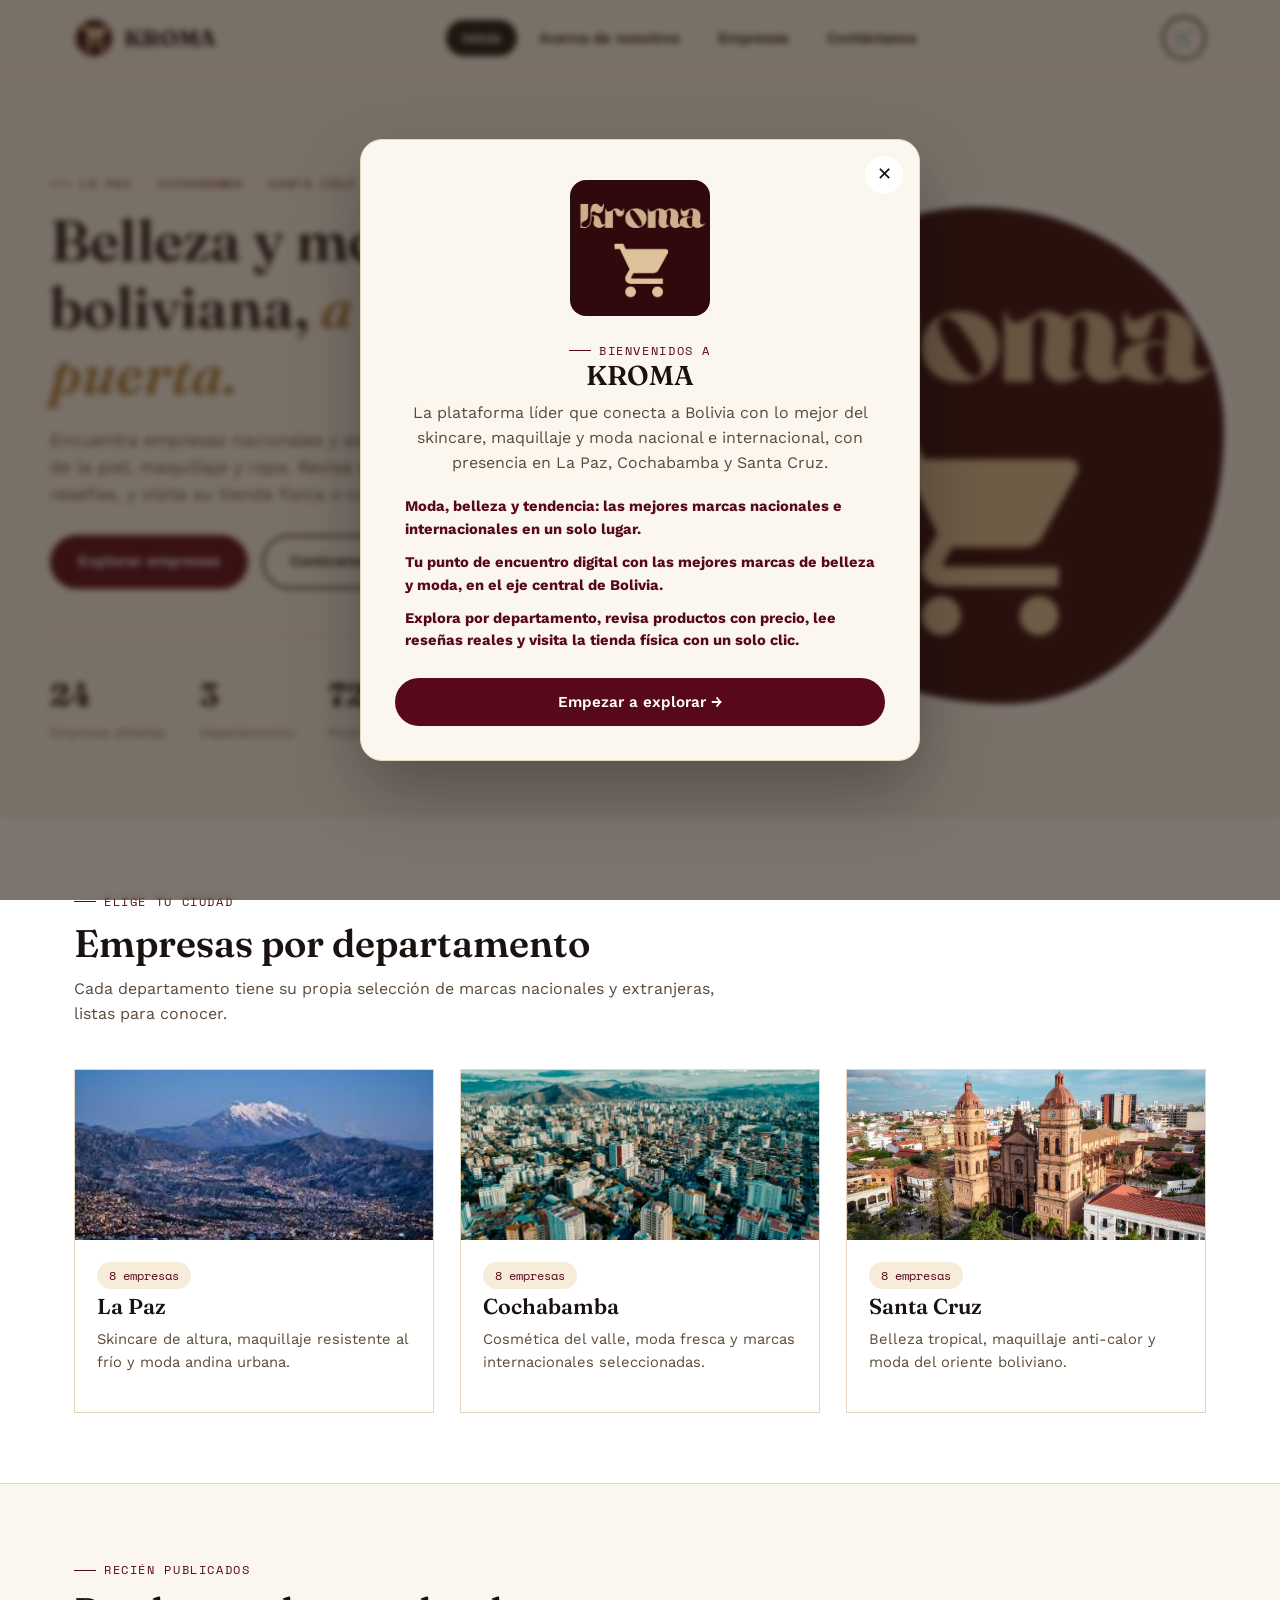
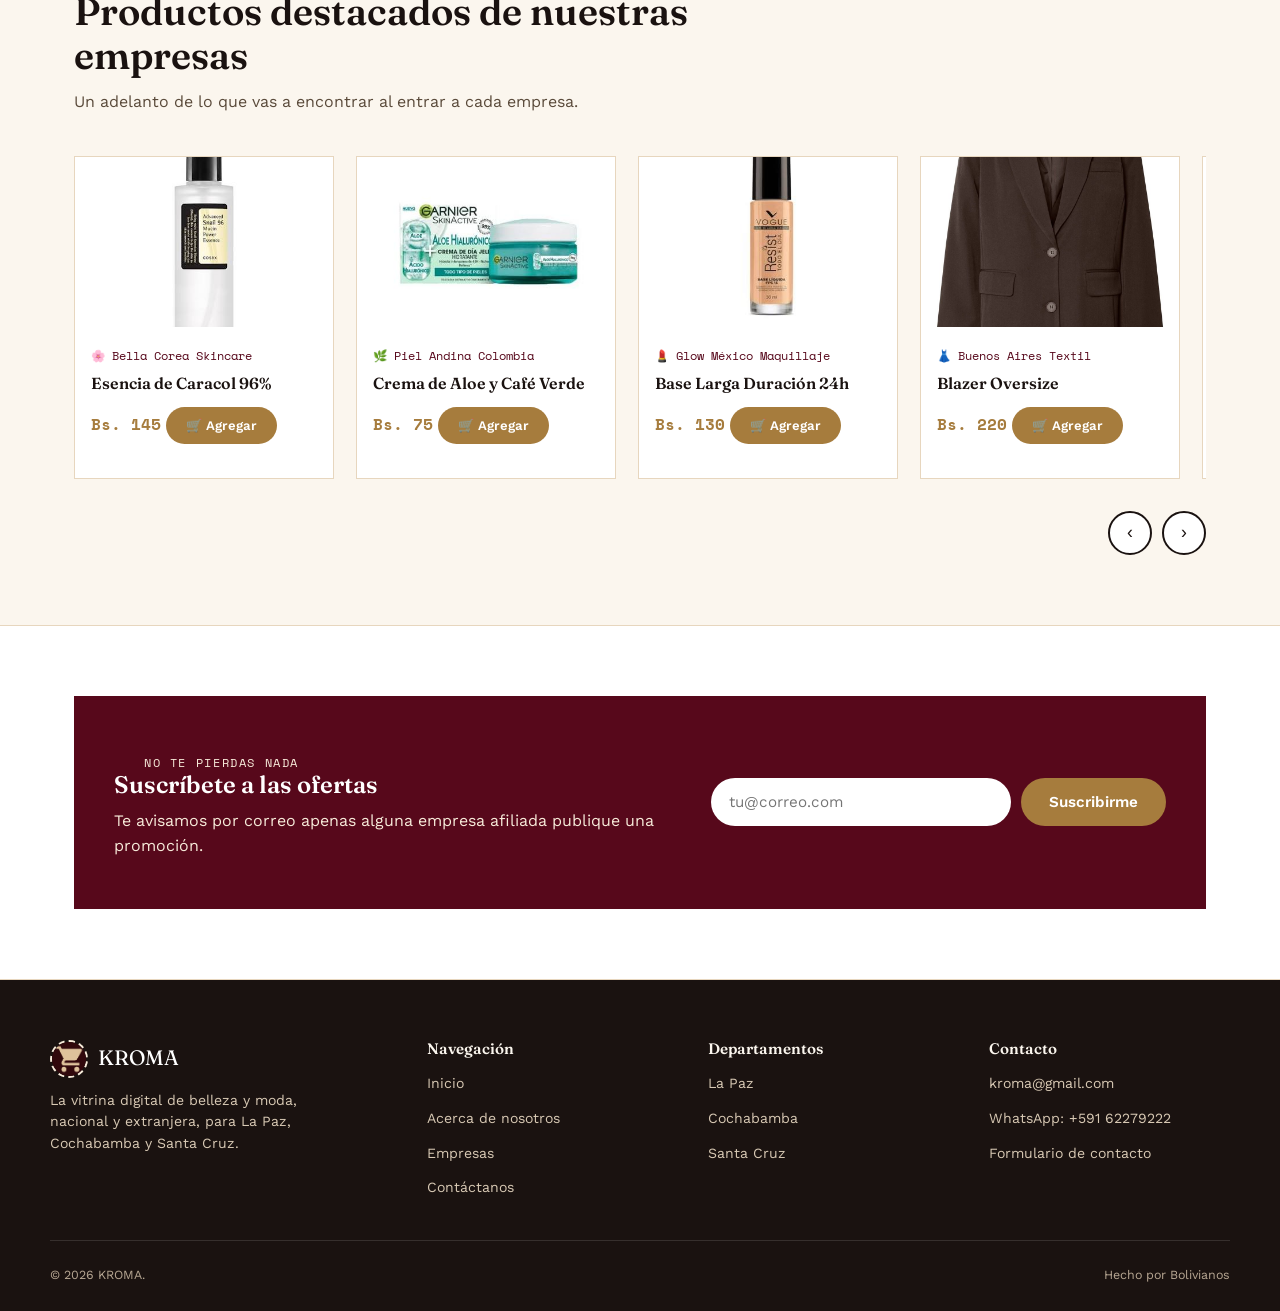
<file: index.html>
<!DOCTYPE html>
<html lang="es">
<head>
<meta charset="UTF-8">
<meta name="viewport" content="width=device-width, initial-scale=1.0">
<title>KROMA · Belleza y moda boliviana y del mundo</title>
<meta name="description" content="Descubre empresas de skincare, maquillaje y ropa, nacionales y extranjeras, en La Paz, Cochabamba y Santa Cruz.">
<link rel="preconnect" href="https://fonts.googleapis.com">
<link rel="stylesheet" href="css/style.css">
<link rel="manifest" href="manifest.json">
<meta name="theme-color" content="#57081B">
<link rel="apple-touch-icon" href="assets/icons/apple-touch-icon.png">
<link rel="icon" href="assets/icons/icon-192.png">
</head>
<body>

<!-- ============== BIENVENIDA ============== -->
<div class="modal-overlay" id="modal-bienvenida">
  <div class="modal-caja bienvenida-caja">
    <button class="modal-cerrar" data-cerrar-bienvenida aria-label="Cerrar bienvenida">✕</button>
    <div class="modal-panel">
      <img src="assets/img/logo-completo.jpg" alt="Logo KROMA" class="sello-grande-img" style="border-radius:16px; width:140px; height:auto; border:none;">
      <span class="eyebrow" style="justify-content:center;">Bienvenidos a</span>
      <h3>KROMA</h3>
      <p>La plataforma líder que conecta a Bolivia con lo mejor del skincare, maquillaje y moda nacional e internacional, con presencia en La Paz, Cochabamba y Santa Cruz.</p>
      <ul class="bienvenida-lista">
        <li><span></span> <span><b>Moda, belleza y tendencia:</b> las mejores marcas nacionales e internacionales en un solo lugar.</span></li>
        <li><span></span> <span>Tu punto de encuentro digital con las mejores marcas de belleza y moda, en el eje central de Bolivia.</span></li>
        <li><span></span> <span>Explora por departamento, revisa productos con precio, lee reseñas reales y visita la tienda física con un solo clic.</span></li>
      </ul>
      <button class="btn btn-primario btn-block" data-cerrar-bienvenida>Empezar a explorar →</button>
    </div>
  </div>
</div>

<!-- ============== HEADER ============== -->
<header class="site-header">
  <nav class="nav">
    <a href="index.html" class="logo"><img src="assets/img/logo.jpg" alt="Logo KROMA" class="sello-img"> KROMA</a>
    <ul class="nav-links">
      <li><a href="index.html">Inicio</a></li>
      <li><a href="nosotros.html">Acerca de nosotros</a></li>
      <li><a href="empresas.html">Empresas</a></li>
      <li><a href="contacto.html">Contáctanos</a></li>
    </ul>
    <button class="nav-toggle" aria-label="Abrir menú">☰</button>
  </nav>
</header>

<!-- ============== HERO ============== -->
<section class="hero">
  <div class="hero-grid">
    <div>
      <span class="eyebrow">La Paz · Cochabamba · Santa Cruz</span>
      <h1>Belleza y moda boliviana, <em>a un clic de tu puerta.</em></h1>
      <p>Encuentra empresas nacionales y extranjeras de cuidado de la piel, maquillaje y ropa. Revisa sus productos, lee reseñas, y visita su tienda física o contáctalas directo.</p>
      <div class="hero-acciones">
        <a href="empresas.html" class="btn btn-primario">Explorar empresas </a>
        <a href="nosotros.html" class="btn btn-secundario">Conócenos</a>
      </div>
      <div class="stats-tira">
        <div class="stat"><b>24</b><span>Empresas afiliadas</span></div>
        <div class="stat"><b>3</b><span>Departamentos</span></div>
        <div class="stat"><b>72+</b><span>Productos publicados</span></div>
      </div>
    </div>
    <div class="hero-visual">
      <img src="assets/img/logo-completo.jpg" alt="KROMA - Belleza, moda y tendencia en Bolivia">
    </div>
  </div>
</section>

<!-- ============== DEPARTAMENTOS ============== -->
<section class="section-alt">
  <div class="contenedor">
    <div class="section-titulo">
      <span class="eyebrow">Elige tu ciudad</span>
      <h2>Empresas por departamento</h2>
      <p>Cada departamento tiene su propia selección de marcas nacionales y extranjeras, listas para conocer.</p>
    </div>
    <div class="departamentos-grid">
      <!-- 📸 CAMBIAR AQUÍ: assets/img/departamentos/la-paz.jpg, cochabamba.jpg y santa-cruz.jpg -->
      <a href="empresas.html?depto=la-paz" class="depto-card">
        <div class="depto-img"><img src="assets/img/departamentos/LA PAZ.jpg" alt="La Paz"></div>
        <div class="depto-body">
          <span class="depto-pill">8 empresas</span>
          <h3>La Paz</h3>
          <p>Skincare de altura, maquillaje resistente al frío y moda andina urbana.</p>
        </div>
      </a>
      <a href="empresas.html?depto=cochabamba" class="depto-card">
        <div class="depto-img"><img src="assets/img/departamentos/COCHA.jpg" alt="Cochabamba"></div>
        <div class="depto-body">
          <span class="depto-pill">8 empresas</span>
          <h3>Cochabamba</h3>
          <p>Cosmética del valle, moda fresca y marcas internacionales seleccionadas.</p>
        </div>
      </a>
      <a href="empresas.html?depto=santa-cruz" class="depto-card">
        <div class="depto-img"><img src="assets/img/departamentos/SANTA CRUZ.jpg" alt="Santa Cruz"></div>
        <div class="depto-body">
          <span class="depto-pill">8 empresas</span>
          <h3>Santa Cruz</h3>
          <p>Belleza tropical, maquillaje anti-calor y moda del oriente boliviano.</p>
        </div>
      </a>
    </div>
  </div>
</section>

<!-- ============== PRODUCTOS DESTACADOS (CARRUSEL) ============== -->
<section>
  <div class="contenedor">
    <div class="section-titulo">
      <span class="eyebrow">Recién publicados</span>
      <h2>Productos destacados de nuestras empresas</h2>
      <p>Un adelanto de lo que vas a encontrar al entrar a cada empresa.</p>
    </div>
    <div class="carrusel">
      <div class="carrusel-pista" id="pista-destacados"></div>
      <div class="carrusel-controles">
        <button class="carrusel-btn" id="destacados-prev" aria-label="Anterior">‹</button>
        <button class="carrusel-btn" id="destacados-next" aria-label="Siguiente">›</button>
      </div>
    </div>
  </div>
</section>

<!-- ============== NEWSLETTER ============== -->
<section class="section-alt">
  <div class="contenedor">
    <div class="newsletter">
      <div>
        <span class="eyebrow" style="color:var(--verde-crema);">No te pierdas nada</span>
        <h2>Suscríbete a las ofertas</h2>
        <p>Te avisamos por correo apenas alguna empresa afiliada publique una promoción.</p>
      </div>
      <div>
        <form class="form-suscripcion">
          <input type="email" placeholder="tu@correo.com" required>
          <button class="btn btn-terracota" type="submit">Suscribirme </button>
        </form>
        <div class="mensaje-confirm"></div>
      </div>
    </div>
  </div>
</section>

<!-- ============== FOOTER ============== -->
<footer id="footer-incluido"></footer>

<script src="js/data.js"></script>
<script src="js/main.js"></script>
<script src="js/carrito.js"></script>
<script src="js/pwa.js"></script>
<script src="js/footer.js"></script>
</body>
</html>
</file>
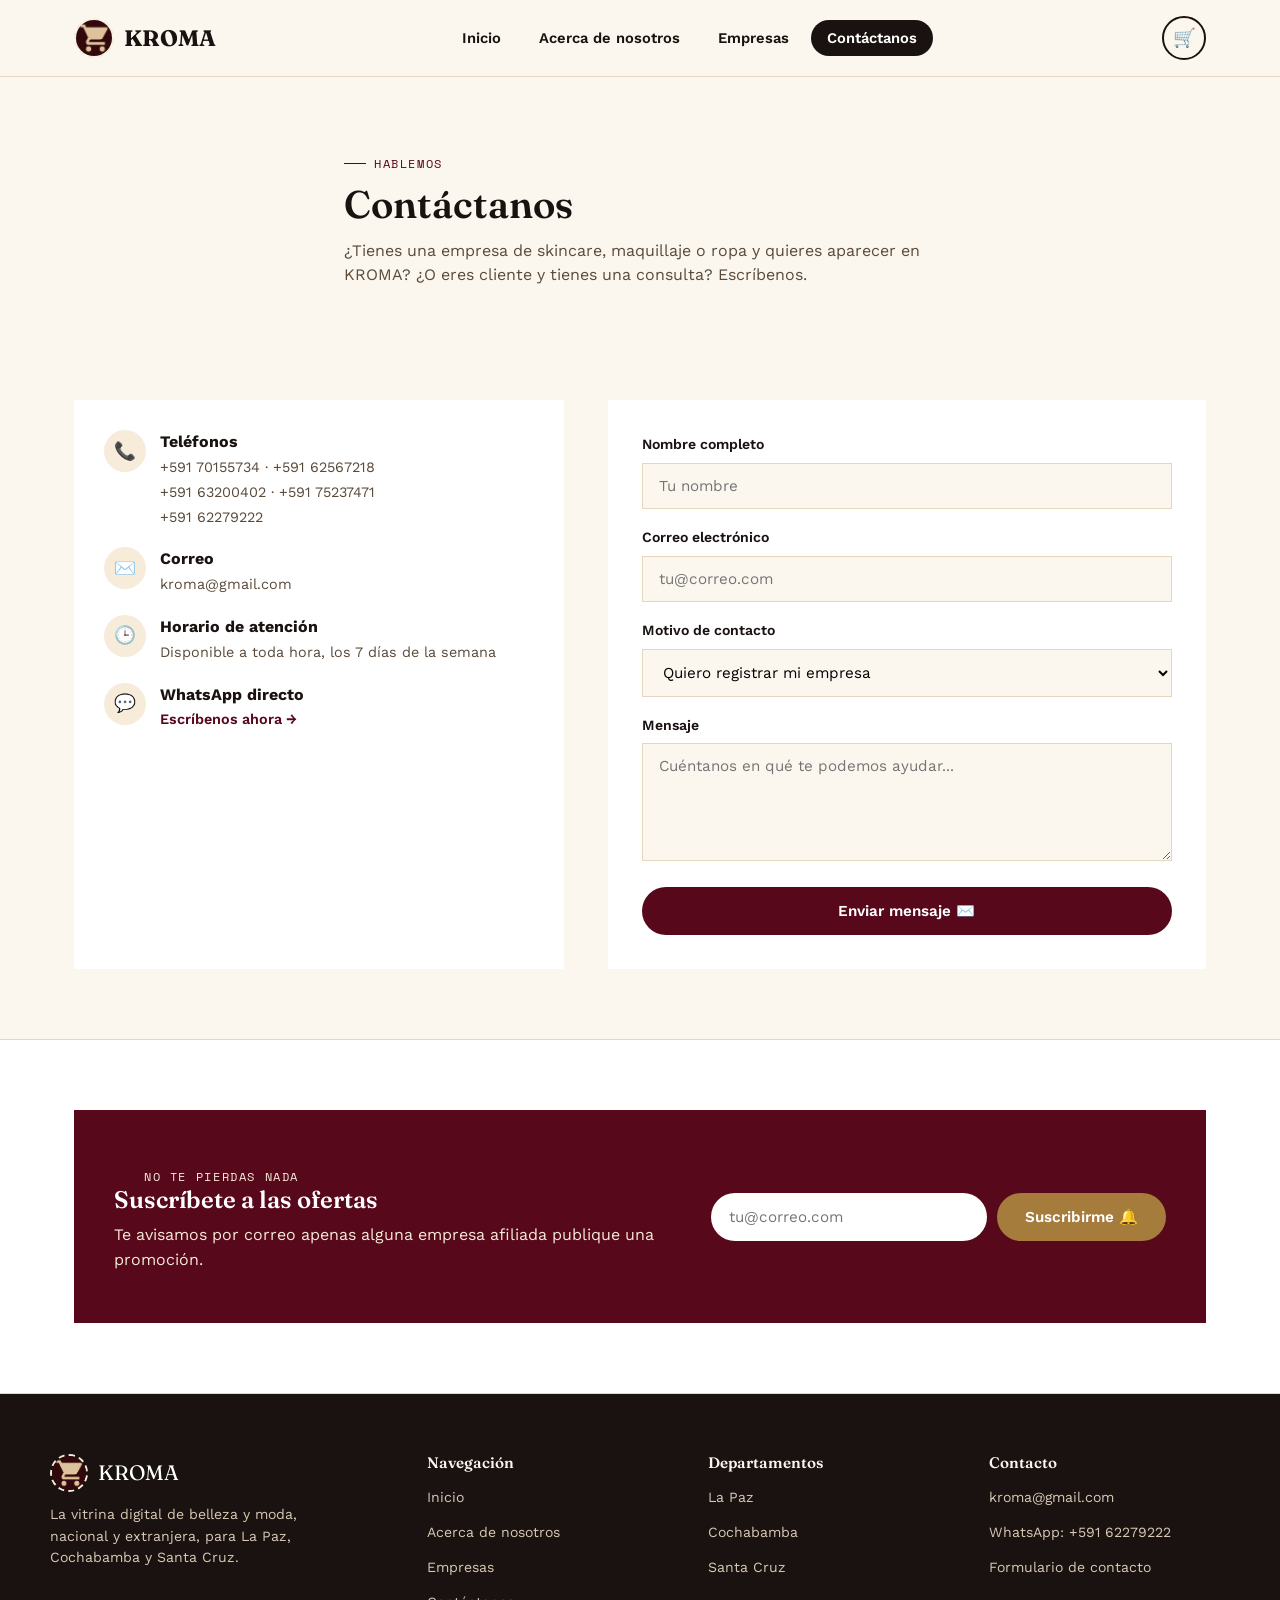
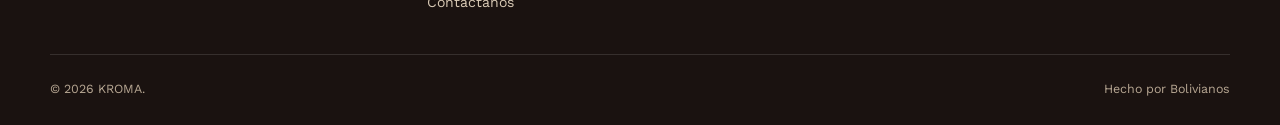
<file: contacto.html>
<!DOCTYPE html>
<html lang="es">
<head>
<meta charset="UTF-8">
<meta name="viewport" content="width=device-width, initial-scale=1.0">
<title>Contáctanos · KROMA</title>
<meta name="description" content="Escríbenos o suscríbete a las notificaciones de ofertas de KROMA.">
<link rel="stylesheet" href="css/style.css">
<link rel="manifest" href="manifest.json">
<meta name="theme-color" content="#57081B">
<link rel="apple-touch-icon" href="assets/icons/apple-touch-icon.png">
<link rel="icon" href="assets/icons/icon-192.png">
</head>
<body>

<!-- ============== HEADER ============== -->
<header class="site-header">
  <nav class="nav">
    <a href="index.html" class="logo"><img src="assets/img/logo.jpg" alt="Logo KROMA" class="sello-img"> KROMA</a>
    <ul class="nav-links">
      <li><a href="index.html">Inicio</a></li>
      <li><a href="nosotros.html">Acerca de nosotros</a></li>
      <li><a href="empresas.html">Empresas</a></li>
      <li><a href="contacto.html">Contáctanos</a></li>
    </ul>
    <button class="nav-toggle" aria-label="Abrir menú">☰</button>
  </nav>
</header>

<section style="padding-bottom:0;">
  <div class="contenedor section-titulo">
    <span class="eyebrow">Hablemos</span>
    <h2>Contáctanos</h2>
    <p>¿Tienes una empresa de skincare, maquillaje o ropa y quieres aparecer en KROMA? ¿O eres cliente y tienes una consulta? Escríbenos.</p>
  </div>
</section>

<section>
  <div class="contenedor contacto-grid">

    <div class="contacto-info-card">
      
      <div class="contacto-info-item">
        <div class="icono">📞</div>
        <div><b>Teléfonos</b><br><span style="font-size:.9rem;color:#5a4a3a;">+591 70155734 · +591 62567218<br>+591 63200402 · +591 75237471<br>+591 62279222</span></div>
      </div>
      <div class="contacto-info-item">
        <div class="icono">✉️</div>
        <div><b>Correo</b><br><span style="font-size:.9rem;color:#5a4a3a;">kroma@gmail.com</span></div>
      </div>
      <div class="contacto-info-item">
        <div class="icono">🕒</div>
        <div><b>Horario de atención</b><br><span style="font-size:.9rem;color:#5a4a3a;">Disponible a toda hora, los 7 días de la semana</span></div>
      </div>
      <div class="contacto-info-item">
        <div class="icono">💬</div>
        <div><b>WhatsApp directo</b><br><a href="https://wa.me/59162279222" target="_blank" rel="noopener" style="font-size:.9rem;color:var(--verde-oscuro); font-weight:600;">Escríbenos ahora →</a></div>
      </div>
    </div>

    <div class="form-caja">
      <form id="form-contacto">
        <div class="campo">
          <label for="nombre">Nombre completo</label>
          <input type="text" id="nombre" required placeholder="Tu nombre">
        </div>
        <div class="campo">
          <label for="correo">Correo electrónico</label>
          <input type="email" id="correo" required placeholder="tu@correo.com">
        </div>
        <div class="campo">
          <label for="motivo">Motivo de contacto</label>
          <select id="motivo">
            <option>Quiero registrar mi empresa</option>
            <option>Tengo una consulta como clienta</option>
            <option>Reportar un problema</option>
            <option>Otro</option>
          </select>
        </div>
        <div class="campo">
          <label for="mensaje">Mensaje</label>
          <textarea id="mensaje" rows="5" required placeholder="Cuéntanos en qué te podemos ayudar..."></textarea>
        </div>
        <button class="btn btn-primario btn-block" type="submit">Enviar mensaje ✉️</button>
      </form>
    </div>

  </div>
</section>

<!-- ============== NEWSLETTER ============== -->
<section class="section-alt">
  <div class="contenedor">
    <div class="newsletter">
      <div>
        <span class="eyebrow" style="color:var(--verde-crema);">No te pierdas nada</span>
        <h2>Suscríbete a las ofertas</h2>
        <p>Te avisamos por correo apenas alguna empresa afiliada publique una promoción.</p>
      </div>
      <div>
        <form class="form-suscripcion">
          <input type="email" placeholder="tu@correo.com" required>
          <button class="btn btn-terracota" type="submit">Suscribirme 🔔</button>
        </form>
        <div class="mensaje-confirm"></div>
      </div>
    </div>
  </div>
</section>

<footer id="footer-incluido"></footer>

<script src="js/data.js"></script>
<script src="js/main.js"></script>
<script src="js/carrito.js"></script>
<script src="js/pwa.js"></script>
<script src="js/footer.js"></script>
</body>
</html>
</file>
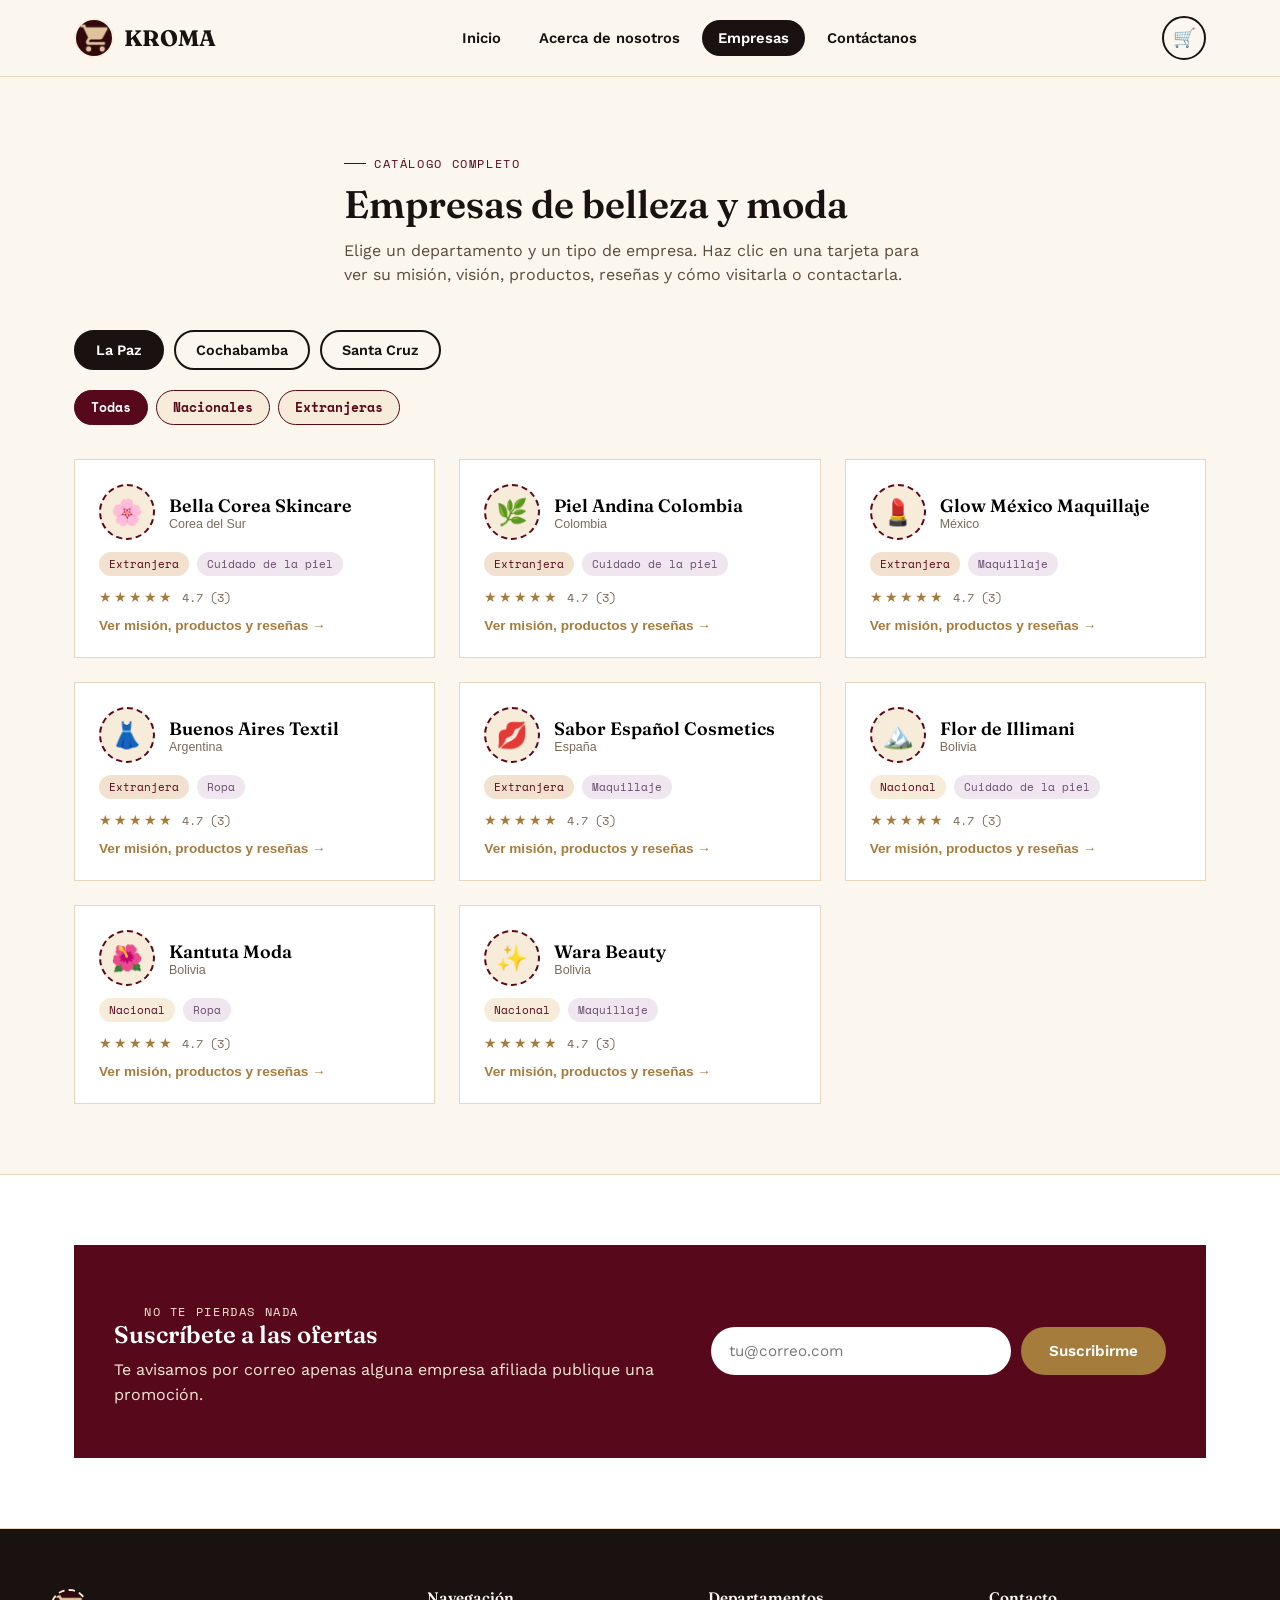
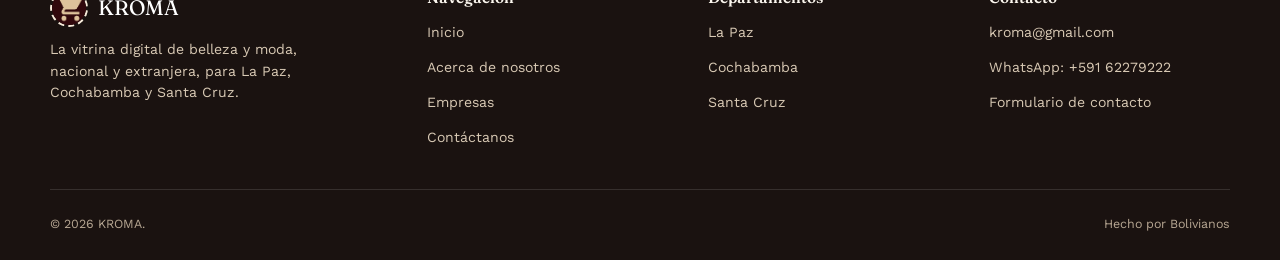
<file: empresas.html>
<!DOCTYPE html>
<html lang="es">
<head>
<meta charset="UTF-8">
<meta name="viewport" content="width=device-width, initial-scale=1.0">
<title>Empresas · KROMA</title>
<meta name="description" content="Explora empresas de skincare, maquillaje y ropa en La Paz, Cochabamba y Santa Cruz.">
<link rel="stylesheet" href="css/style.css">
<link rel="manifest" href="manifest.json">
<meta name="theme-color" content="#57081B">
<link rel="apple-touch-icon" href="assets/icons/apple-touch-icon.png">
<link rel="icon" href="assets/icons/icon-192.png">
</head>
<body>

<!-- ============== HEADER ============== -->
<header class="site-header">
  <nav class="nav">
    <a href="index.html" class="logo"><img src="assets/img/logo.jpg" alt="Logo KROMA" class="sello-img"> KROMA</a>
    <ul class="nav-links">
      <li><a href="index.html">Inicio</a></li>
      <li><a href="nosotros.html">Acerca de nosotros</a></li>
      <li><a href="empresas.html">Empresas</a></li>
      <li><a href="contacto.html">Contáctanos</a></li>
    </ul>
    <button class="nav-toggle" aria-label="Abrir menú">☰</button>
  </nav>
</header>

<!-- ============== ENCABEZADO DE PÁGINA ============== -->
<section style="padding-bottom:0;">
  <div class="contenedor section-titulo">
    <span class="eyebrow">Catálogo completo</span>
    <h2>Empresas de belleza y moda</h2>
    <p>Elige un departamento y un tipo de empresa. Haz clic en una tarjeta para ver su misión, visión, productos, reseñas y cómo visitarla o contactarla.</p>
  </div>
</section>

<!-- ============== FILTROS ============== -->
<section style="padding-top:0;">
  <div class="contenedor">
    <div class="filtros-depto">
      <button class="filtro-btn activo" data-depto="la-paz"> La Paz</button>
      <button class="filtro-btn" data-depto="cochabamba">Cochabamba</button>
      <button class="filtro-btn" data-depto="santa-cruz">Santa Cruz</button>
    </div>
    <div class="filtros-tipo">
      <button class="chip-btn activo" data-tipo="todas">Todas</button>
      <button class="chip-btn" data-tipo="nacional"> Nacionales</button>
      <button class="chip-btn" data-tipo="extranjera">Extranjeras</button>
    </div>

    <div class="empresas-grid" id="empresas-grid"></div>
  </div>
</section>

<!-- ============== NEWSLETTER ============== -->
<section class="section-alt">
  <div class="contenedor">
    <div class="newsletter">
      <div>
        <span class="eyebrow" style="color:var(--verde-crema);">No te pierdas nada</span>
        <h2>Suscríbete a las ofertas</h2>
        <p>Te avisamos por correo apenas alguna empresa afiliada publique una promoción.</p>
      </div>
      <div>
        <form class="form-suscripcion">
          <input type="email" placeholder="tu@correo.com" required>
          <button class="btn btn-terracota" type="submit">Suscribirme </button>
        </form>
        <div class="mensaje-confirm"></div>
      </div>
    </div>
  </div>
</section>

<!-- ============== FOOTER ============== -->
<footer id="footer-incluido"></footer>

<!-- ============== MODAL DE EMPRESA (paso 1: misión/visión · paso 2: detalle) ============== -->
<div class="modal-overlay" id="modal-empresa">
  <div class="modal-caja">
    <button class="modal-cerrar" data-cerrar-modal aria-label="Cerrar">✕</button>
    <div id="modal-empresa-contenido"><!-- se llena por JS --></div>
  </div>
</div>

<script src="js/data.js"></script>
<script src="js/main.js"></script>
<script src="js/carrito.js"></script>
<script src="js/pwa.js"></script>
<script src="js/footer.js"></script>
</body>
</html>
</file>
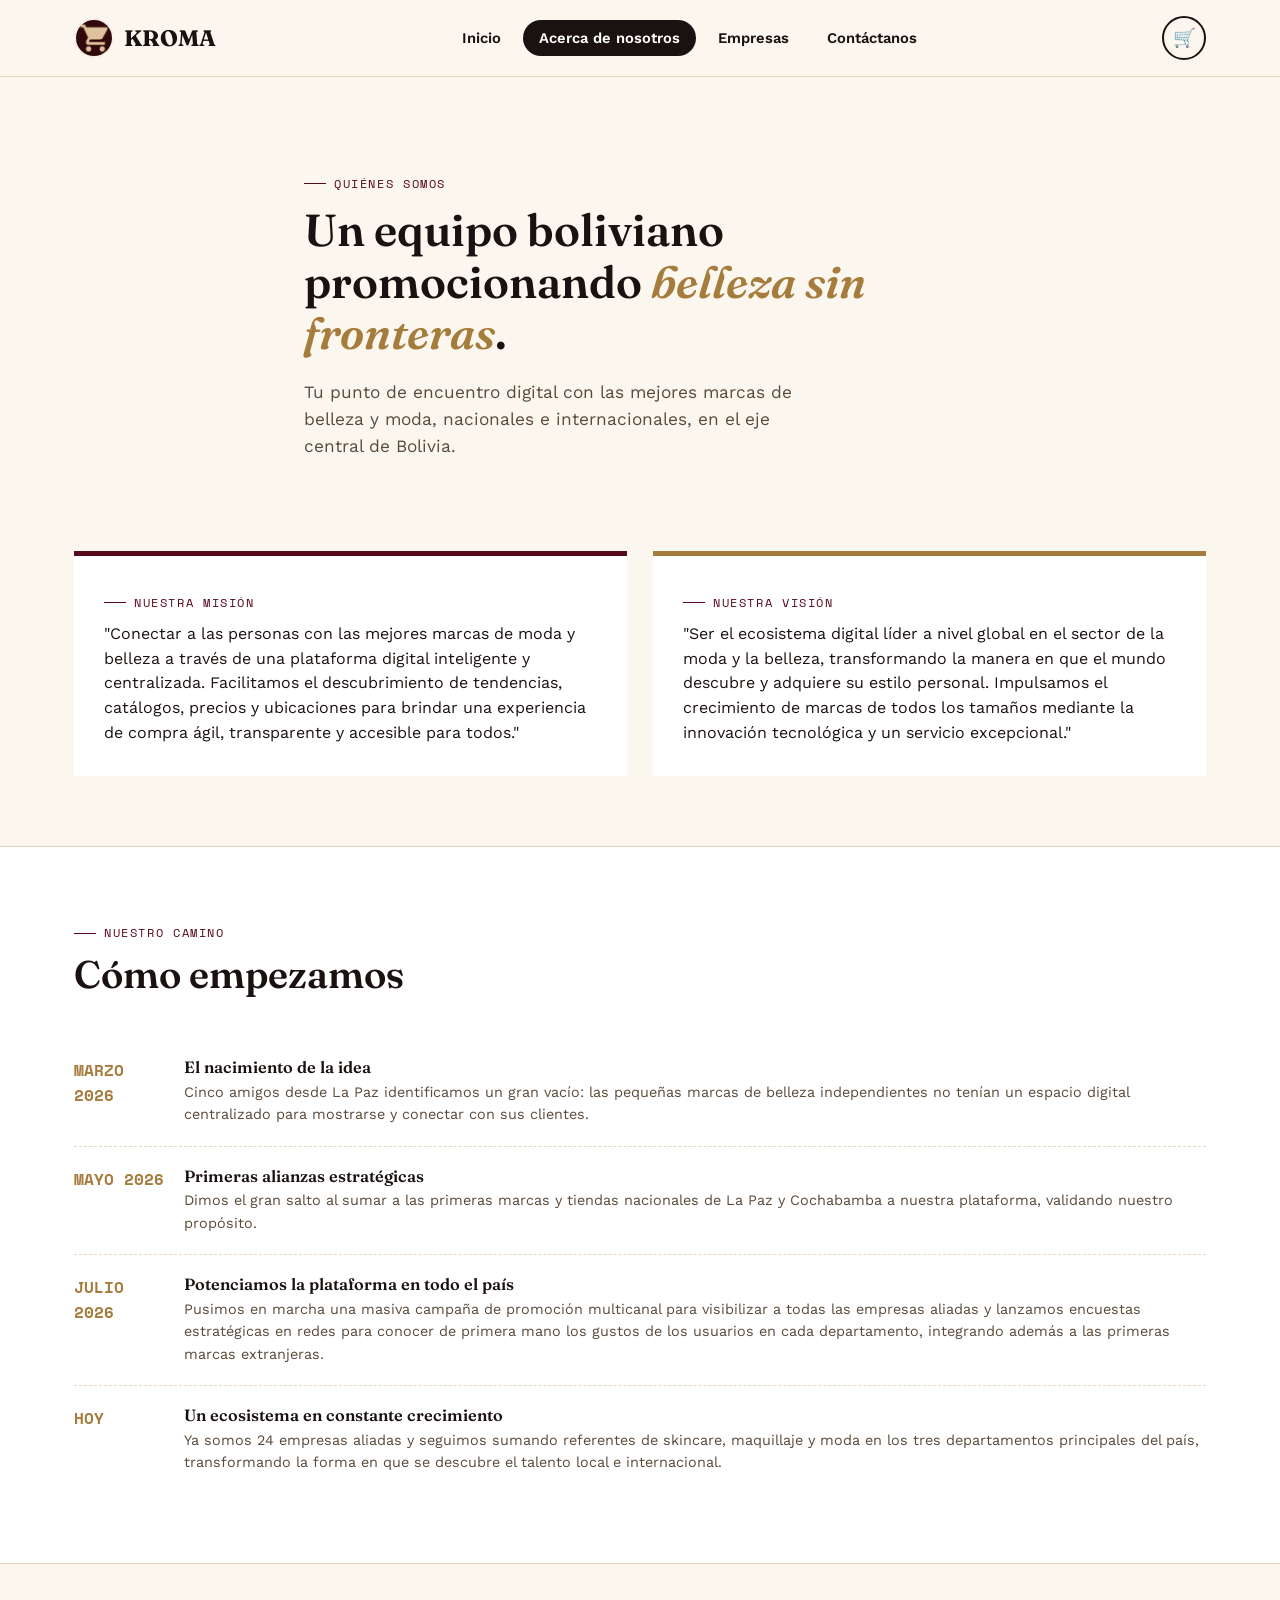
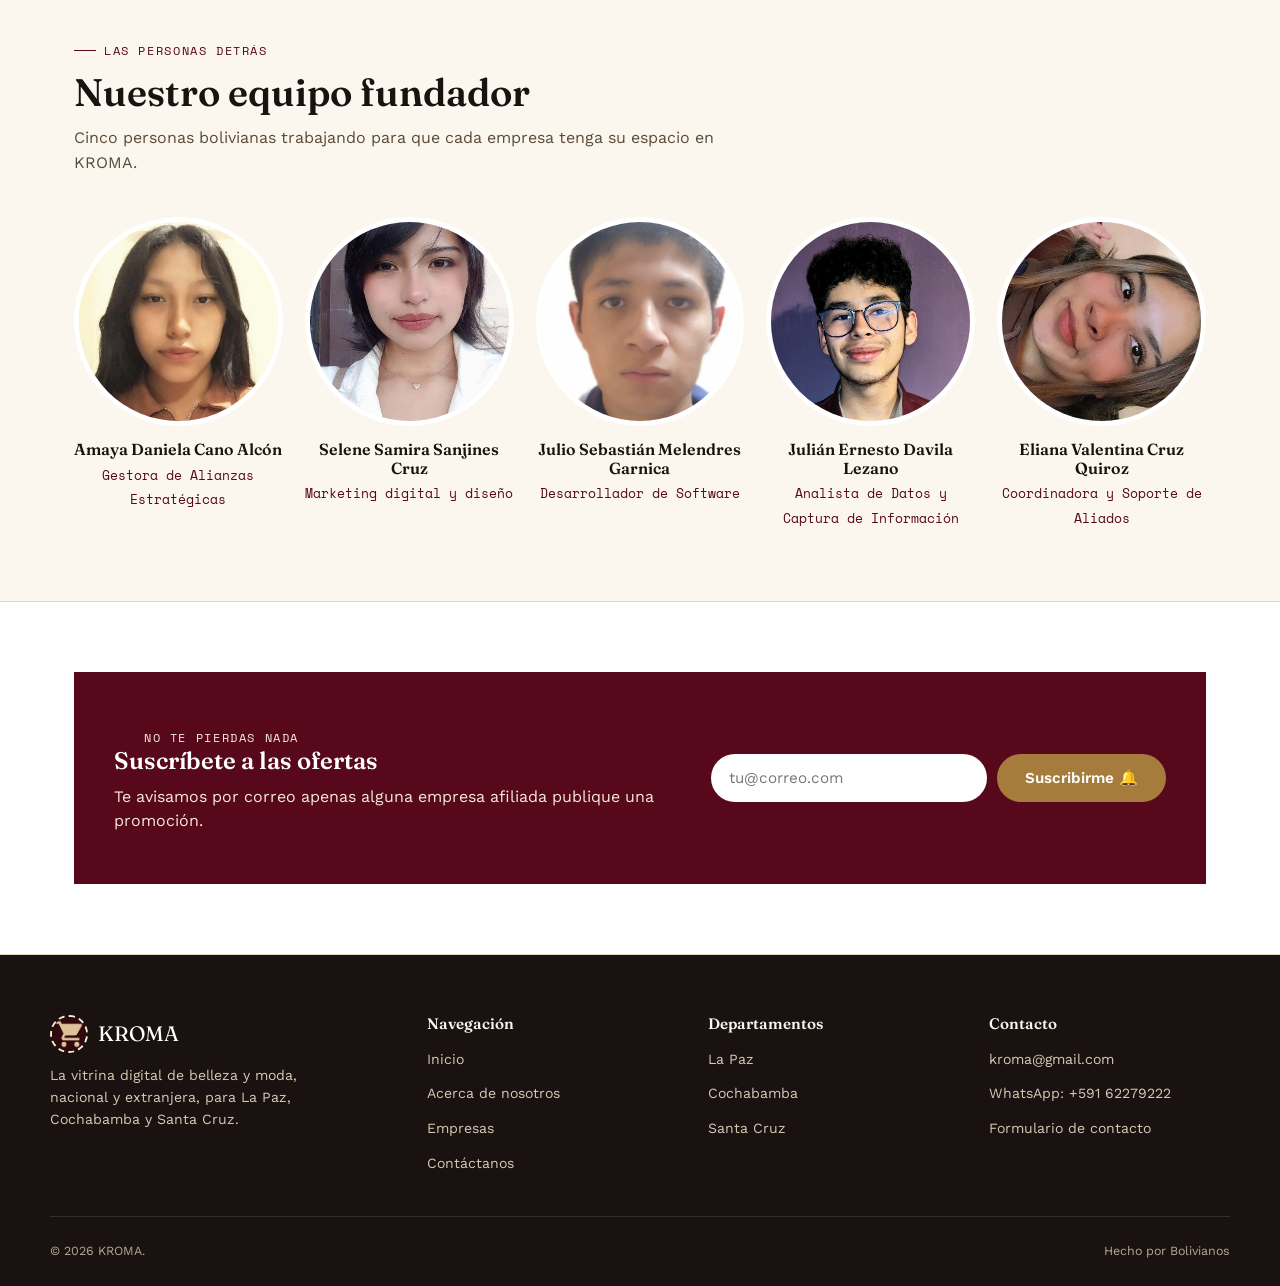
<file: nosotros.html>
<!DOCTYPE html>
<html lang="es">
<head>
<meta charset="UTF-8">
<meta name="viewport" content="width=device-width, initial-scale=1.0">
<title>Acerca de nosotros · KROMA</title>
<meta name="description" content="Conoce al equipo detrás de KROMA y nuestra misión de conectar empresas de belleza con toda Bolivia.">
<link rel="stylesheet" href="css/style.css">
<link rel="manifest" href="manifest.json">
<meta name="theme-color" content="#57081B">
<link rel="apple-touch-icon" href="assets/icons/apple-touch-icon.png">
<link rel="icon" href="assets/icons/icon-192.png">
</head>
<body>

<!-- ============== HEADER ============== -->
<header class="site-header">
  <nav class="nav">
    <a href="index.html" class="logo"><img src="assets/img/logo.jpg" alt="Logo KROMA" class="sello-img"> KROMA</a>
    <ul class="nav-links">
      <li><a href="index.html">Inicio</a></li>
      <li><a href="nosotros.html">Acerca de nosotros</a></li>
      <li><a href="empresas.html">Empresas</a></li>
      <li><a href="contacto.html">Contáctanos</a></li>
    </ul>
    <button class="nav-toggle" aria-label="Abrir menú">☰</button>
  </nav>
</header>

<!-- ============== INTRO ============== -->
<section class="hero" style="padding-bottom:20px;">
  <div class="contenedor section-titulo" style="max-width:720px;">
    <span class="eyebrow">Quiénes somos</span>
    <h1 style="font-size:clamp(2rem,4vw,2.8rem); margin-top:12px;">Un equipo boliviano promocionando <em style="font-style:italic;color:var(--terracota);">belleza sin fronteras</em>.</h1>
    <p style="margin-top:14px;color:#5a4a3a;">Tu punto de encuentro digital con las mejores marcas de belleza y moda, nacionales e internacionales, en el eje central de Bolivia.</p>
  </div>
</section>

<!-- ============== MISION Y VISION ============== -->
<section style="padding-top:20px;">
  <div class="contenedor">
    <div class="mv-columnas">
      <div class="mv-tarjeta">
        <span class="eyebrow">Nuestra misión</span>
        <p>"Conectar a las personas con las mejores marcas de moda y belleza a través de una plataforma digital inteligente y centralizada. Facilitamos el descubrimiento de tendencias, catálogos, precios y ubicaciones para brindar una experiencia de compra ágil, transparente y accesible para todos."</p>
      </div>
      <div class="mv-tarjeta terracota">
        <span class="eyebrow"> Nuestra visión</span>
        <p>"Ser el ecosistema digital líder a nivel global en el sector de la moda y la belleza, transformando la manera en que el mundo descubre y adquiere su estilo personal. Impulsamos el crecimiento de marcas de todos los tamaños mediante la innovación tecnológica y un servicio excepcional."</p>
      </div>
    </div>
  </div>
</section>

<!-- ============== HISTORIA ============== -->
<section class="section-alt">
  <div class="contenedor">
    <div class="section-titulo">
      <span class="eyebrow">Nuestro camino</span>
      <h2>Cómo empezamos</h2>
    </div>
    <div class="linea-tiempo">
      <div class="hito">
        <span class="anio">MARZO 2026</span>
        <div><h4>El nacimiento de la idea</h4><p>Cinco amigos desde La Paz identificamos un gran vacío: las pequeñas marcas de belleza independientes no tenían un espacio digital centralizado para mostrarse y conectar con sus clientes.</p></div>
      </div>
      <div class="hito">
        <span class="anio">MAYO 2026</span>
        <div><h4>Primeras alianzas estratégicas</h4><p>Dimos el gran salto al sumar a las primeras marcas y tiendas nacionales de La Paz y Cochabamba a nuestra plataforma, validando nuestro propósito.</p></div>
      </div>
      <div class="hito">
        <span class="anio">JULIO 2026</span>
        <div><h4>Potenciamos la plataforma en todo el país</h4><p>Pusimos en marcha una masiva campaña de promoción multicanal para visibilizar a todas las empresas aliadas y lanzamos encuestas estratégicas en redes para conocer de primera mano los gustos de los usuarios en cada departamento, integrando además a las primeras marcas extranjeras.</p></div>
      </div>
      <div class="hito">
        <span class="anio">HOY</span>
        <div><h4>Un ecosistema en constante crecimiento</h4><p>Ya somos 24 empresas aliadas y seguimos sumando referentes de skincare, maquillaje y moda en los tres departamentos principales del país, transformando la forma en que se descubre el talento local e internacional.</p></div>
      </div>
    </div>
  </div>
</section>

<!-- ============== EQUIPO ============== -->
<section>
  <div class="contenedor">
    <div class="section-titulo">
      <span class="eyebrow">Las personas detrás</span>
      <h2>Nuestro equipo fundador</h2>
      <p>Cinco personas bolivianas trabajando para que cada empresa tenga su espacio en KROMA.</p>
    </div>
    <div class="equipo-grid" id="equipo-grid"></div>
  </div>
</section>

<!-- ============== NEWSLETTER ============== -->
<section class="section-alt">
  <div class="contenedor">
    <div class="newsletter">
      <div>
        <span class="eyebrow" style="color:var(--verde-crema);">No te pierdas nada</span>
        <h2>Suscríbete a las ofertas</h2>
        <p>Te avisamos por correo apenas alguna empresa afiliada publique una promoción.</p>
      </div>
      <div>
        <form class="form-suscripcion">
          <input type="email" placeholder="tu@correo.com" required>
          <button class="btn btn-terracota" type="submit">Suscribirme 🔔</button>
        </form>
        <div class="mensaje-confirm"></div>
      </div>
    </div>
  </div>
</section>

<footer id="footer-incluido"></footer>

<script src="js/data.js"></script>
<script src="js/main.js"></script>
<script src="js/carrito.js"></script>
<script src="js/pwa.js"></script>
<script src="js/footer.js"></script>
<script>
  document.getElementById("equipo-grid").innerHTML = EQUIPO.map(p => `
    <div class="equipo-card">
      <div class="equipo-foto"><img src="${p.foto}" alt="${p.nombre}" loading="lazy"></div>
      <h4>${p.nombre}</h4>
      <span>${p.cargo}</span>
    </div>
  `).join("");
</script>
</body>
</html>
</file>
<file: css/style.css>
/* ==========================================================================
   KROMA — style.css
   Paleta oficial (documento de marca): Vino (Maroon) #57081B · Beige Tan #D3AC75
           Beige Sand #D7B47C · Negro #151716
   Tipografía: "Fraunces" (display) + "Work Sans" (texto) + "Space Mono" (datos)
   ========================================================================== */

@import url('https://fonts.googleapis.com/css2?family=Fraunces:ital,opsz,wght@0,9..144,400;0,9..144,600;0,9..144,700;1,9..144,500&family=Work+Sans:wght@400;500;600;700&family=Space+Mono:wght@400;700&display=swap');

:root{
  --crema:        #FBF6EE;   /* fondo general → beige muy claro */
  --marfil:       #FFFFFF;   /* tarjetas → blanco, resalta sobre el beige */
  --cafe-oscuro:  #1A1210;   /* NEGRO de marca → textos, header, footer */
  --cafe-medio:   #57081B;   /* VINO (maroon) → textos y acentos secundarios */
  --cafe-claro:   #D3AC75;   /* BEIGE (tan) → detalles pequeños */
  --verde-salvia: #EFDCC0;   /* beige claro → fondos suaves de íconos/badges */
  --verde-oscuro: #57081B;   /* VINO → color de marca: botones, logo, pestañas */
  --verde-crema:  #F7EBDA;   /* beige muy pálido → fondos suaves */
  --terracota:    #A67C3D;   /* BEIGE dorado oscuro → precios y botón de acción */
  --linea:        #E7D6BE;   /* líneas y bordes suaves en beige */
  --negro:        #151716;   /* NEGRO puro del documento de marca */
}
*{ box-sizing: border-box; margin:0; padding:0; }

html{ scroll-behavior: smooth; }

body{
  background: var(--crema);
  color: var(--cafe-oscuro);
  font-family: 'Work Sans', sans-serif;
  line-height: 1.55;
  overflow-x: hidden;
}

img{ max-width: 100%; display:block; }

a{ color: inherit; text-decoration: none; }

h1,h2,h3,h4{
  font-family: 'Fraunces', serif;
  color: var(--cafe-oscuro);
  line-height: 1.15;
  font-weight: 600;
}

.eyebrow{
  font-family: 'Space Mono', monospace;
  text-transform: uppercase;
  letter-spacing: .14em;
  font-size: .72rem;
  color: var(--verde-oscuro);
  display:inline-flex;
  align-items:center;
  gap:8px;
}
.eyebrow::before{
  content:"";
  width:22px; height:1px;
  background: var(--verde-oscuro);
  display:inline-block;
}

.contenedor{
  max-width: 1180px;
  margin: 0 auto;
  padding: 0 24px;
}

/* Foco visible accesible */
a:focus-visible, button:focus-visible, input:focus-visible, textarea:focus-visible{
  outline: 3px solid var(--terracota);
  outline-offset: 3px;
}

@media (prefers-reduced-motion: reduce){
  *{ animation-duration: .001ms !important; animation-iteration-count: 1 !important; transition-duration: .001ms !important; scroll-behavior:auto !important; }
}

/* ==========================================================================
   BOTONES DIDÁCTICOS
   ========================================================================== */
.btn{
  display:inline-flex;
  align-items:center;
  gap:10px;
  font-family: 'Work Sans', sans-serif;
  font-weight:600;
  font-size: .95rem;
  padding: 13px 26px;
  border-radius: 100px;
  border: 2px solid transparent;
  cursor:pointer;
  transition: transform .18s ease, box-shadow .18s ease, background .18s ease;
  white-space: nowrap;
}
.btn:hover{ transform: translateY(-2px); }
.btn:active{ transform: translateY(0); }

.btn-primario{
  background: var(--verde-oscuro);
  color: var(--marfil);
  box-shadow: var(--sombra);
}
.btn-primario:hover{ background: var(--cafe-oscuro); }

.btn-secundario{
  background: transparent;
  color: var(--cafe-oscuro);
  border-color: var(--cafe-oscuro);
}
.btn-secundario:hover{ background: var(--cafe-oscuro); color: var(--marfil); }

.btn-terracota{
  background: var(--terracota);
  color: var(--marfil);
  box-shadow: var(--sombra);
}
.btn-terracota:hover{ background: #9a5324; }

.btn-block{ width:100%; justify-content:center; }
.btn-sm{ padding: 9px 18px; font-size: .82rem; }

/* ==========================================================================
   HEADER / NAV
   ========================================================================== */
.site-header{
  position: sticky; top:0; z-index: 500;
  background: rgba(251,246,238,0.92);
  backdrop-filter: blur(10px);
  border-bottom: 1px solid var(--linea);
}
.nav{
  display:flex; align-items:center; justify-content:space-between;
  padding: 16px 24px;
  max-width: 1180px; margin:0 auto;
}
.logo{
  display:flex; align-items:center; gap:10px;
  font-family:'Fraunces', serif; font-weight:700; font-size:1.4rem;
  color: var(--cafe-oscuro);
}
.logo .sello{
  width:40px;height:40px;border-radius:50%;
  background: var(--verde-oscuro); color:var(--marfil);
  display:flex; align-items:center; justify-content:center;
  font-family:'Fraunces',serif; font-size:1.1rem; flex-shrink:0;
  border: 2px dashed var(--verde-crema);
}
/* 📸 Logo: mismo círculo de 40px, pero como imagen. Cambia assets/img/logo.png por tu logo real. */
.logo .sello-img{
  width:40px;height:40px;border-radius:50%;
  object-fit:cover; flex-shrink:0;
  border: 2px dashed var(--verde-crema);
}
.footer-logo .sello-img{
  width:38px;height:38px;border-radius:50%; object-fit:cover; flex-shrink:0;
  border: 2px dashed var(--verde-crema);
}
.nav-links{
  display:flex; align-items:center; gap:6px; list-style:none;
}
.nav-links a{
  padding: 9px 16px; border-radius:100px; font-weight:600; font-size:.92rem;
  transition: background .2s ease, color .2s ease;
}
.nav-links a:hover, .nav-links a.activo{
  background: var(--cafe-oscuro); color: var(--marfil);
}
.nav-toggle{
  display:none;
  background:none; border:2px solid var(--cafe-oscuro); border-radius:10px;
  width:44px;height:44px; cursor:pointer; font-size:1.3rem;
  color: var(--cafe-oscuro);
}

@media (max-width: 880px){
  .nav-toggle{ display:block; }
  .nav-links{
    position:absolute; top:100%; left:0; right:0;
    flex-direction:column; align-items:stretch;
    background: var(--marfil);
    border-bottom: 1px solid var(--linea);
    padding: 10px 24px 20px;
    display:none;
    gap:4px;
  }
  .nav-links.abierto{ display:flex; }
  .nav-links a{ text-align:center; }
}

/* ==========================================================================
   HERO
   ========================================================================== */
.hero{
  position:relative;
  padding: 90px 24px 70px;
  overflow:hidden;
}
.hero-grid{
  max-width:1180px; margin:0 auto;
  display:grid; grid-template-columns: 1.1fr .9fr; gap:50px; align-items:center;
}
.hero h1{
  font-size: clamp(2.4rem, 4.6vw, 3.6rem);
  margin: 16px 0 20px;
}
.hero h1 em{ font-style: italic; color: var(--terracota); }
.hero p{ font-size:1.08rem; max-width:46ch; color:#5a4a3a; margin-bottom:28px; }
.hero-acciones{ display:flex; gap:14px; flex-wrap:wrap; }

.hero-visual{
  position:relative; aspect-ratio: 1/1; border-radius: 50% 50% 44% 56% / 55% 45% 55% 45%;
  overflow:hidden; box-shadow: var(--sombra); border: 6px solid var(--marfil);
}
.hero-visual img{ width:100%; height:100%; object-fit:cover; }
.hero-blob-tag{
  position:absolute; bottom:-18px; left:-18px;
  background: var(--verde-oscuro); color:var(--marfil);
  padding: 14px 20px; border-radius: var(--radio-sm);
  font-family:'Space Mono',monospace; font-size:.78rem;
  box-shadow: var(--sombra);
  max-width:200px;
}

.stats-tira{
  display:flex; flex-wrap:wrap; gap:34px;
  margin-top: 46px; padding-top: 34px; border-top:1px solid var(--linea);
}
.stat b{ display:block; font-family:'Fraunces',serif; font-size:2rem; color:var(--cafe-oscuro); }
.stat span{ font-size:.8rem; color:#7a6a5a; }

/* ==========================================================================
   SECCIONES GENERALES
   ========================================================================== */
section{ padding: 70px 24px; }
.section-titulo{ max-width: 640px; margin-bottom: 42px; }
.section-titulo h2{ font-size: clamp(1.8rem,3vw,2.5rem); margin-top:10px; }
.section-titulo p{ color:#5a4a3a; margin-top: 12px; }
.section-alt{ background: var(--marfil); border-top:1px solid var(--linea); border-bottom:1px solid var(--linea); }

/* Tarjetas de departamento */
.departamentos-grid{
  display:grid; grid-template-columns: repeat(3, 1fr); gap: 26px;
}
.depto-card{
  position:relative;
  background: var(--marfil);
  border-radius: var(--radio);
  overflow:hidden;
  box-shadow: var(--sombra);
  border: 1px solid var(--linea);
  transition: transform .25s ease;
}
.depto-card:hover{ transform: translateY(-6px); }
.depto-card .depto-img{ height:170px; overflow:hidden; }
.depto-card .depto-img img{ width:100%; height:100%; object-fit:cover; transition: transform .5s ease; }
.depto-card:hover .depto-img img{ transform: scale(1.08); }
.depto-card .depto-body{ padding: 22px; }
.depto-card h3{ font-size:1.35rem; margin: 6px 0 8px; }
.depto-card p{ color:#5a4a3a; font-size:.92rem; margin-bottom:16px; }
.depto-pill{
  font-family:'Space Mono',monospace; font-size:.72rem;
  background: var(--verde-crema); color: var(--verde-oscuro);
  padding: 5px 12px; border-radius: 100px; display:inline-block;
}

/* ==========================================================================
   CARRUSEL (destacados / productos)
   ========================================================================== */
.carrusel{ position:relative; }
.carrusel-pista{
  display:flex; gap:22px; overflow-x:auto; scroll-snap-type: x mandatory;
  padding-bottom: 14px; scrollbar-width: thin; scrollbar-color: var(--cafe-claro) transparent;
}
.carrusel-pista::-webkit-scrollbar{ height:8px; }
.carrusel-pista::-webkit-scrollbar-thumb{ background: var(--cafe-claro); border-radius:10px; }

.carrusel-controles{ display:flex; gap:10px; margin-top: 18px; justify-content:flex-end; }
.carrusel-btn{
  width:44px; height:44px; border-radius:50%;
  border: 2px solid var(--cafe-oscuro); background: var(--marfil);
  color: var(--cafe-oscuro); font-size:1.1rem; cursor:pointer;
  transition: background .2s ease, color .2s ease;
}
.carrusel-btn:hover{ background: var(--cafe-oscuro); color: var(--marfil); }

.producto-card-mini{
  flex: 0 0 260px; scroll-snap-align:start;
  background: var(--marfil); border-radius: var(--radio); overflow:hidden;
  border:1px solid var(--linea); box-shadow: var(--sombra);
}
.producto-card-mini .foto{ height:170px; overflow:hidden; }
.producto-card-mini .foto img{ width:100%; height:100%; object-fit:cover; }
.producto-card-mini .info{ padding:16px; }
.producto-card-mini .empresa-tag{ font-size:.72rem; color:var(--verde-oscuro); font-family:'Space Mono',monospace; }
.producto-card-mini h4{ font-size:1rem; margin:6px 0; }
.producto-card-mini .precio{ font-family:'Space Mono',monospace; color:var(--terracota); font-weight:700; }

/* ==========================================================================
   EMPRESAS — filtros + grid
   ========================================================================== */
.filtros-depto{
  display:flex; gap:10px; flex-wrap:wrap; margin-bottom: 20px;
}
.filtro-btn{
  padding:10px 20px; border-radius:100px; border:2px solid var(--cafe-oscuro);
  background:transparent; color:var(--cafe-oscuro); font-weight:600; cursor:pointer;
  font-family:'Work Sans',sans-serif; font-size:.9rem;
  transition: all .2s ease;
}
.filtro-btn.activo, .filtro-btn:hover{ background: var(--cafe-oscuro); color: var(--marfil); }

.filtros-tipo{ display:flex; gap:8px; flex-wrap:wrap; margin-bottom: 34px; }
.chip-btn{
  padding:7px 16px; border-radius:100px; border:1.5px solid var(--verde-oscuro);
  background: var(--verde-crema); color:var(--verde-oscuro); font-size:.8rem; font-weight:600;
  cursor:pointer; font-family:'Space Mono',monospace;
}
.chip-btn.activo{ background: var(--verde-oscuro); color:var(--marfil); }

.empresas-grid{
  display:grid; grid-template-columns: repeat(auto-fill, minmax(270px,1fr)); gap: 24px;
}
.empresa-card{
  background: var(--marfil); border-radius: var(--radio); border:1px solid var(--linea);
  box-shadow: var(--sombra); padding: 24px; cursor:pointer;
  transition: transform .22s ease, border-color .22s ease;
  display:flex; flex-direction:column; gap:12px; text-align:left;
}
.empresa-card:hover{ transform: translateY(-5px); border-color: var(--verde-oscuro); }
.empresa-top{ display:flex; align-items:center; gap:14px; }
.empresa-icono{
  width:56px;height:56px;border-radius:50%; flex-shrink:0;
  background: var(--verde-crema); display:flex; align-items:center; justify-content:center;
  font-size:1.6rem; border: 2px dashed var(--verde-oscuro);
}
.empresa-nombre{ font-family:'Fraunces',serif; font-size:1.12rem; font-weight:600; }
.empresa-pais{ font-size:.78rem; color:#7a6a5a; }
.badges{ display:flex; gap:8px; flex-wrap:wrap; }
.badge{
  font-family:'Space Mono',monospace; font-size:.68rem; padding:4px 10px; border-radius:100px;
}
.badge-extranjera{ background:#F1E1CE; color: var(--cafe-medio); }
.badge-nacional{ background: var(--verde-crema); color: var(--verde-oscuro); }
.badge-categoria{ background: #EFE6F0; color:#6a4b6e; }
.empresa-card .ver-mas{
  margin-top:auto; font-weight:700; font-size:.85rem; color: var(--terracota);
  display:flex; align-items:center; gap:6px;
}

/* ==========================================================================
   MODAL DE EMPRESA (mision/vision -> productos -> reseñas -> visita)
   ========================================================================== */
.modal-overlay{
  position:fixed; inset:0; background: rgba(35,24,16,0.6);
  display:none; align-items:center; justify-content:center; z-index:1000;
  padding: 20px; backdrop-filter: blur(3px);
}
.modal-overlay.visible{ display:flex; }

.modal-caja{
  background: var(--crema); border-radius: 22px; max-width: 640px; width:100%;
  max-height: 88vh; overflow-y:auto; box-shadow: 0 30px 70px rgba(0,0,0,.3);
  position:relative; border: 1px solid var(--linea);
}
.modal-cerrar{
  position:absolute; top:16px; right:16px; z-index:5;
  width:38px;height:38px;border-radius:50%; border:none;
  background: var(--marfil); color:var(--cafe-oscuro); font-size:1.1rem; cursor:pointer;
  box-shadow: var(--sombra);
}

.modal-panel{ padding: 40px 34px 34px; }

/* Paso 1: advertencia de mision/vision */
.advertencia{
  text-align:center;
}
.advertencia .empresa-icono{ width:80px;height:80px; font-size:2.3rem; margin:0 auto 14px; }
.advertencia .eyebrow{ justify-content:center; margin-bottom:8px; }
.advertencia h3{ font-size:1.6rem; margin-bottom: 18px; }
.mv-bloque{
  background: var(--marfil); border-radius: var(--radio-sm); padding:18px 20px;
  text-align:left; margin-bottom:14px; border-left: 4px solid var(--verde-oscuro);
}
.mv-bloque.vision{ border-left-color: var(--terracota); }
.mv-bloque .eyebrow{ justify-content:flex-start; margin-bottom:6px; }
.mv-bloque p{ font-size:.92rem; color:#4a3a2c; }

/* Paso 2: detalle */
.detalle-header{ display:flex; align-items:center; gap:14px; margin-bottom: 22px; }
.detalle-header h3{ font-size:1.4rem; }

.tabs-detalle{ display:flex; gap:8px; margin-bottom:20px; border-bottom:1px solid var(--linea); }
.tab-btn{
  background:none; border:none; padding: 10px 4px; margin-right:18px;
  font-family:'Work Sans',sans-serif; font-weight:600; color:#8a7a68; cursor:pointer;
  border-bottom: 3px solid transparent; font-size:.92rem;
}
.tab-btn.activo{ color: var(--cafe-oscuro); border-color: var(--terracota); }

.panel-tab{ display:none; }
.panel-tab.activo{ display:block; animation: aparecer .3s ease; }
@keyframes aparecer{ from{opacity:0; transform:translateY(6px);} to{opacity:1; transform:translateY(0);} }

/* mini carrusel de productos dentro del modal */
.prod-carrusel{ position:relative; }
.prod-slide{ display:none; gap:18px; }
.prod-slide.activo{ display:grid; grid-template-columns: 120px 1fr; }
.prod-slide img{ width:120px; height:120px; object-fit:cover; border-radius: var(--radio-sm); }
.prod-slide h4{ font-size:1.05rem; margin-bottom:6px; }
.prod-slide p{ font-size:.88rem; color:#5a4a3a; margin-bottom:10px; }
.prod-slide .precio{ font-family:'Space Mono',monospace; font-weight:700; color:var(--terracota); font-size:1.05rem; }
.prod-dots{ display:flex; gap:8px; justify-content:center; margin-top:16px; }
.prod-dot{ width:9px;height:9px;border-radius:50%; background: var(--linea); border:none; cursor:pointer; }
.prod-dot.activo{ background: var(--verde-oscuro); width:22px; border-radius:6px; transition: all .25s ease; }
.prod-nav{ display:flex; justify-content:space-between; position:absolute; top:44px; left:0; right:0; pointer-events:none; }
.prod-nav button{ pointer-events:all; }

.resena{
  background: var(--marfil); border-radius: var(--radio-sm); padding:16px; margin-bottom:12px;
  border:1px solid var(--linea);
}
.resena-top{ display:flex; justify-content:space-between; align-items:center; margin-bottom:6px; }
.resena-top b{ font-size:.9rem; }
.estrellas{ color: var(--terracota); font-size:.85rem; letter-spacing:2px; }
.resena p{ font-size:.88rem; color:#5a4a3a; }

.mapa-caja{ border-radius: var(--radio-sm); overflow:hidden; border:1px solid var(--linea); margin-bottom:14px; }
.mapa-caja iframe{ width:100%; height:230px; border:0; display:block; }
.direccion-linea{ display:flex; gap:8px; align-items:flex-start; font-size:.9rem; margin-bottom:16px; color:#4a3a2c; }

.acciones-detalle{ display:flex; gap:12px; flex-wrap:wrap; margin-top: 10px; }

/* ==========================================================================
   BIENVENIDA (modal de entrada al sitio)
   ========================================================================== */
.bienvenida-caja{ max-width: 560px; text-align:center; }
.bienvenida-caja .sello-grande{
  width:74px;height:74px;border-radius:50%; margin: 0 auto 18px;
  background: var(--verde-oscuro); color:var(--marfil); display:flex; align-items:center; justify-content:center;
  font-family:'Fraunces',serif; font-size:1.6rem; border: 3px dashed var(--verde-crema);
}
/* 📸 Versión imagen del sello grande de bienvenida (misma idea que el logo del header) */
.bienvenida-caja .sello-grande-img{
  width:74px;height:74px;border-radius:50%; margin:0 auto 18px; object-fit:cover;
  border: 3px dashed var(--verde-crema); display:block;
}
.bienvenida-caja h3{ font-size:1.7rem; margin-bottom:10px; }
.bienvenida-caja p{ color:#5a4a3a; margin-bottom:20px; }
.bienvenida-lista{ text-align:left; display:grid; gap:10px; margin-bottom:26px; }
.bienvenida-lista li{ list-style:none; display:flex; gap:10px; font-size:.92rem; align-items:flex-start; }
.bienvenida-lista li span{ color: var(--verde-oscuro); font-weight:700; }

/* ==========================================================================
   EQUIPO (nosotros)
   ========================================================================== */
.equipo-grid{
  display:grid; grid-template-columns: repeat(5, 1fr); gap: 22px;
}
.equipo-card{ text-align:center; }
.equipo-foto{
  width:100%; aspect-ratio: 1/1; border-radius: 50%; overflow:hidden;
  border: 5px solid var(--marfil); box-shadow: var(--sombra); margin-bottom:14px;
}
.equipo-foto img{ width:100%; height:100%; object-fit:cover; }
.equipo-card h4{ font-size:1rem; margin-bottom:4px; }
.equipo-card span{ font-size:.8rem; color: var(--verde-oscuro); font-family:'Space Mono',monospace; }

/* ==========================================================================
   NEWSLETTER / SUSCRIPCION
   ========================================================================== */
.newsletter{
  background: var(--verde-oscuro); color: var(--marfil);
  border-radius: var(--radio); padding: 50px 40px;
  display:grid; grid-template-columns: 1.1fr .9fr; gap: 40px; align-items:center;
}
.newsletter h2{ color: var(--marfil); }
.newsletter p{ color: var(--verde-crema); margin-top:10px; }
.form-suscripcion{ display:flex; gap:10px; flex-wrap:wrap; }
.form-suscripcion input{
  flex:1; min-width:200px; padding: 14px 18px; border-radius:100px; border:none;
  font-family:'Work Sans',sans-serif; font-size:.95rem;
}
.mensaje-confirm{
  margin-top:12px; font-size:.88rem; padding:10px 16px; border-radius:10px;
  background: rgba(255,255,255,0.15); display:none;
}
.mensaje-confirm.visible{ display:block; }

/* ==========================================================================
   FOOTER
   ========================================================================== */
footer{
  background: var(--cafe-oscuro); color: var(--crema);
  padding: 60px 24px 26px;
}
.footer-grid{
  display:grid; grid-template-columns: 1.4fr 1fr 1fr 1fr; gap: 40px;
  max-width:1180px; margin:0 auto 40px;
}
.footer-grid h4{ color: var(--crema); font-size:.95rem; margin-bottom:14px; }
.footer-grid ul{ list-style:none; display:grid; gap:10px; }
.footer-grid a{ color: #D8C9B4; font-size:.88rem; }
.footer-grid a:hover{ color: var(--marfil); }
.footer-logo{ display:flex; align-items:center; gap:10px; font-family:'Fraunces',serif; font-size:1.3rem; margin-bottom:12px; color: var(--marfil); }
.footer-bottom{
  max-width:1180px; margin:0 auto; padding-top:24px; border-top:1px solid rgba(255,255,255,0.12);
  display:flex; justify-content:space-between; flex-wrap:wrap; gap:10px;
  font-size:.78rem; color:#B7A793;
}

/* ==========================================================================
   PÁGINA ACERCA DE NOSOTROS Y CONTACTO — extras
   ========================================================================== */
.mv-columnas{ display:grid; grid-template-columns: 1fr 1fr; gap: 26px; margin-top: 10px; }
.mv-tarjeta{
  background: var(--marfil); border-radius: var(--radio); padding: 30px;
  border-top: 5px solid var(--verde-oscuro); box-shadow: var(--sombra);
}
.mv-tarjeta.terracota{ border-top-color: var(--terracota); }
.mv-tarjeta .eyebrow{ margin-bottom:10px; }

.linea-tiempo{ display:grid; gap:0; margin-top: 20px; }
.hito{ display:grid; grid-template-columns: 90px 1fr; gap: 20px; padding: 20px 0; border-bottom:1px dashed var(--linea); }
.hito:last-child{ border-bottom:none; }
.hito .anio{ font-family:'Space Mono',monospace; font-weight:700; color: var(--terracota); }
.hito h4{ margin-bottom:4px; font-size:1.02rem; }
.hito p{ font-size:.9rem; color:#5a4a3a; }

.contacto-grid{ display:grid; grid-template-columns: .9fr 1.1fr; gap: 44px; }
.contacto-info-card{
  background: var(--marfil); border-radius: var(--radio); padding: 30px;
  box-shadow: var(--sombra); display:grid; gap:18px; align-content:start;
}
.contacto-info-item{ display:flex; gap:14px; align-items:flex-start; }
.contacto-info-item .icono{
  width:42px;height:42px;border-radius:50%; background: var(--verde-crema); color:var(--verde-oscuro);
  display:flex; align-items:center; justify-content:center; flex-shrink:0; font-size:1.1rem;
}
.form-caja{ background: var(--marfil); border-radius: var(--radio); padding: 34px; box-shadow: var(--sombra); }
.campo{ margin-bottom:18px; }
.campo label{ display:block; font-weight:600; font-size:.88rem; margin-bottom:7px; }
.campo input, .campo textarea, .campo select{
  width:100%; padding: 13px 16px; border-radius: var(--radio-sm); border:1.5px solid var(--linea);
  background: var(--crema); font-family:'Work Sans',sans-serif; font-size:.95rem; resize:vertical;
}
.campo input:focus, .campo textarea:focus, .campo select:focus{ border-color: var(--verde-oscuro); }

/* Toast de confirmación general */
.toast{
  position:fixed; bottom:26px; right:26px; z-index:2000;
  background: var(--cafe-oscuro); color: var(--marfil); padding: 16px 22px; border-radius: var(--radio-sm);
  box-shadow: var(--sombra); font-size:.9rem; display:flex; align-items:center; gap:10px;
  transform: translateY(140%); transition: transform .35s ease;
  max-width: 320px;
}
.toast.visible{ transform: translateY(0); }

/* ==========================================================================
   VALORACIÓN POR ESTRELLAS (empresas)
   ========================================================================== */
.empresa-valoracion{ display:flex; align-items:center; gap:8px; }
.valoracion-num{ font-family:'Space Mono',monospace; font-size:.76rem; color:#7a6a5a; }

.valoracion-picker{
  background: var(--marfil); border:1px solid var(--linea); border-radius: var(--radio-sm);
  padding:16px; margin-bottom:16px; text-align:center;
}
.valoracion-picker > span{ display:block; font-size:.88rem; margin-bottom:10px; color:#4a3a2c; }
.picker-estrellas{ display:flex; gap:6px; justify-content:center; }
.picker-estrella{
  background:none; border:none; cursor:pointer; font-size:1.7rem; line-height:1;
  color: var(--linea); transition: transform .15s ease, color .15s ease;
}
.picker-estrella:hover, .picker-estrella:hover ~ .picker-estrella{ transform: scale(1.08); }
.picker-estrella.seleccionada{ color: var(--terracota); }

/* ==========================================================================
   CARRITO DE COMPRAS
   ========================================================================== */
.carrito-toggle{
  position:relative; background:none; border:2px solid var(--cafe-oscuro); border-radius:100px;
  width:44px; height:44px; cursor:pointer; font-size:1.15rem; color: var(--cafe-oscuro);
  display:flex; align-items:center; justify-content:center; flex-shrink:0;
}
.carrito-badge{
  position:absolute; top:-6px; right:-6px; background: var(--terracota); color: var(--marfil);
  font-family:'Space Mono',monospace; font-size:.66rem; min-width:19px; height:19px; border-radius:50%;
  align-items:center; justify-content:center; display:none; padding:0 3px;
}

.carrito-overlay{ justify-content:flex-end; padding:0; }
.carrito-caja{
  background: var(--crema); width:100%; max-width:420px; height:100%;
  display:flex; flex-direction:column; box-shadow: -20px 0 50px rgba(0,0,0,.25);
  animation: entrarCarrito .3s ease;
}
@keyframes entrarCarrito{ from{ transform: translateX(100%);} to{ transform: translateX(0);} }
.carrito-header{
  display:flex; align-items:center; justify-content:space-between;
  padding:22px 24px; border-bottom:1px solid var(--linea);
}
.carrito-header h3{ font-size:1.3rem; }
.carrito-header .modal-cerrar{ position:static; }

.carrito-lista{ flex:1; overflow-y:auto; padding:18px 24px; }
.carrito-vacio{ color:#7a6a5a; font-size:.9rem; text-align:center; margin-top:30px; }

.carrito-item{
  display:grid; grid-template-columns:64px 1fr auto; gap:12px; align-items:flex-start;
  padding:14px 0; border-bottom:1px solid var(--linea);
}
.carrito-item img{ width:64px;height:64px; object-fit:cover; border-radius: var(--radio-sm); }
.carrito-item-empresa{ font-size:.72rem; color:#8a7a68; }
.carrito-item-info h4{ font-size:.92rem; margin:2px 0 4px; }
.carrito-cant{ display:flex; align-items:center; gap:10px; margin-top:8px; }
.carrito-cant button{
  width:26px;height:26px; border-radius:50%; border:1.5px solid var(--linea); background:var(--marfil);
  cursor:pointer; font-size:1rem; line-height:1;
}
.carrito-quitar{ background:none; border:none; color:#9a8a78; cursor:pointer; font-size:1rem; }
.carrito-quitar:hover{ color: var(--cafe-medio); }

.carrito-footer{ padding:18px 24px 24px; border-top:1px solid var(--linea); }
.carrito-total-linea{
  display:flex; justify-content:space-between; font-family:'Space Mono',monospace;
  font-weight:700; font-size:1.05rem; margin-bottom:14px;
}
.carrito-footer .btn{ margin-bottom:10px; }
.carrito-footer .btn:last-child{ margin-bottom:0; }

@media (max-width: 620px){
  .carrito-caja{ max-width:100%; }
}

.instalar-toggle{ flex-shrink:0; }
@media (max-width: 880px){
  .instalar-texto{ display:none; }
  .instalar-toggle{ padding:9px 12px; }
}

/* ==========================================================================
   RESPONSIVE
   ========================================================================== */
@media (max-width: 980px){
  .hero-grid{ grid-template-columns: 1fr; }
  .hero-visual{ order:-1; max-width:340px; margin:0 auto; }
  .departamentos-grid{ grid-template-columns: 1fr 1fr; }
  .equipo-grid{ grid-template-columns: repeat(3,1fr); }
  .newsletter{ grid-template-columns: 1fr; }
  .mv-columnas{ grid-template-columns: 1fr; }
  .contacto-grid{ grid-template-columns: 1fr; }
  .footer-grid{ grid-template-columns: 1fr 1fr; }
}
@media (max-width: 620px){
  section{ padding: 50px 18px; }
  .departamentos-grid{ grid-template-columns: 1fr; }
  .equipo-grid{ grid-template-columns: repeat(2,1fr); }
  .prod-slide.activo{ grid-template-columns: 1fr; }
  .prod-slide img{ width:100%; height:160px; }
  .footer-grid{ grid-template-columns: 1fr; }
}
</file>
